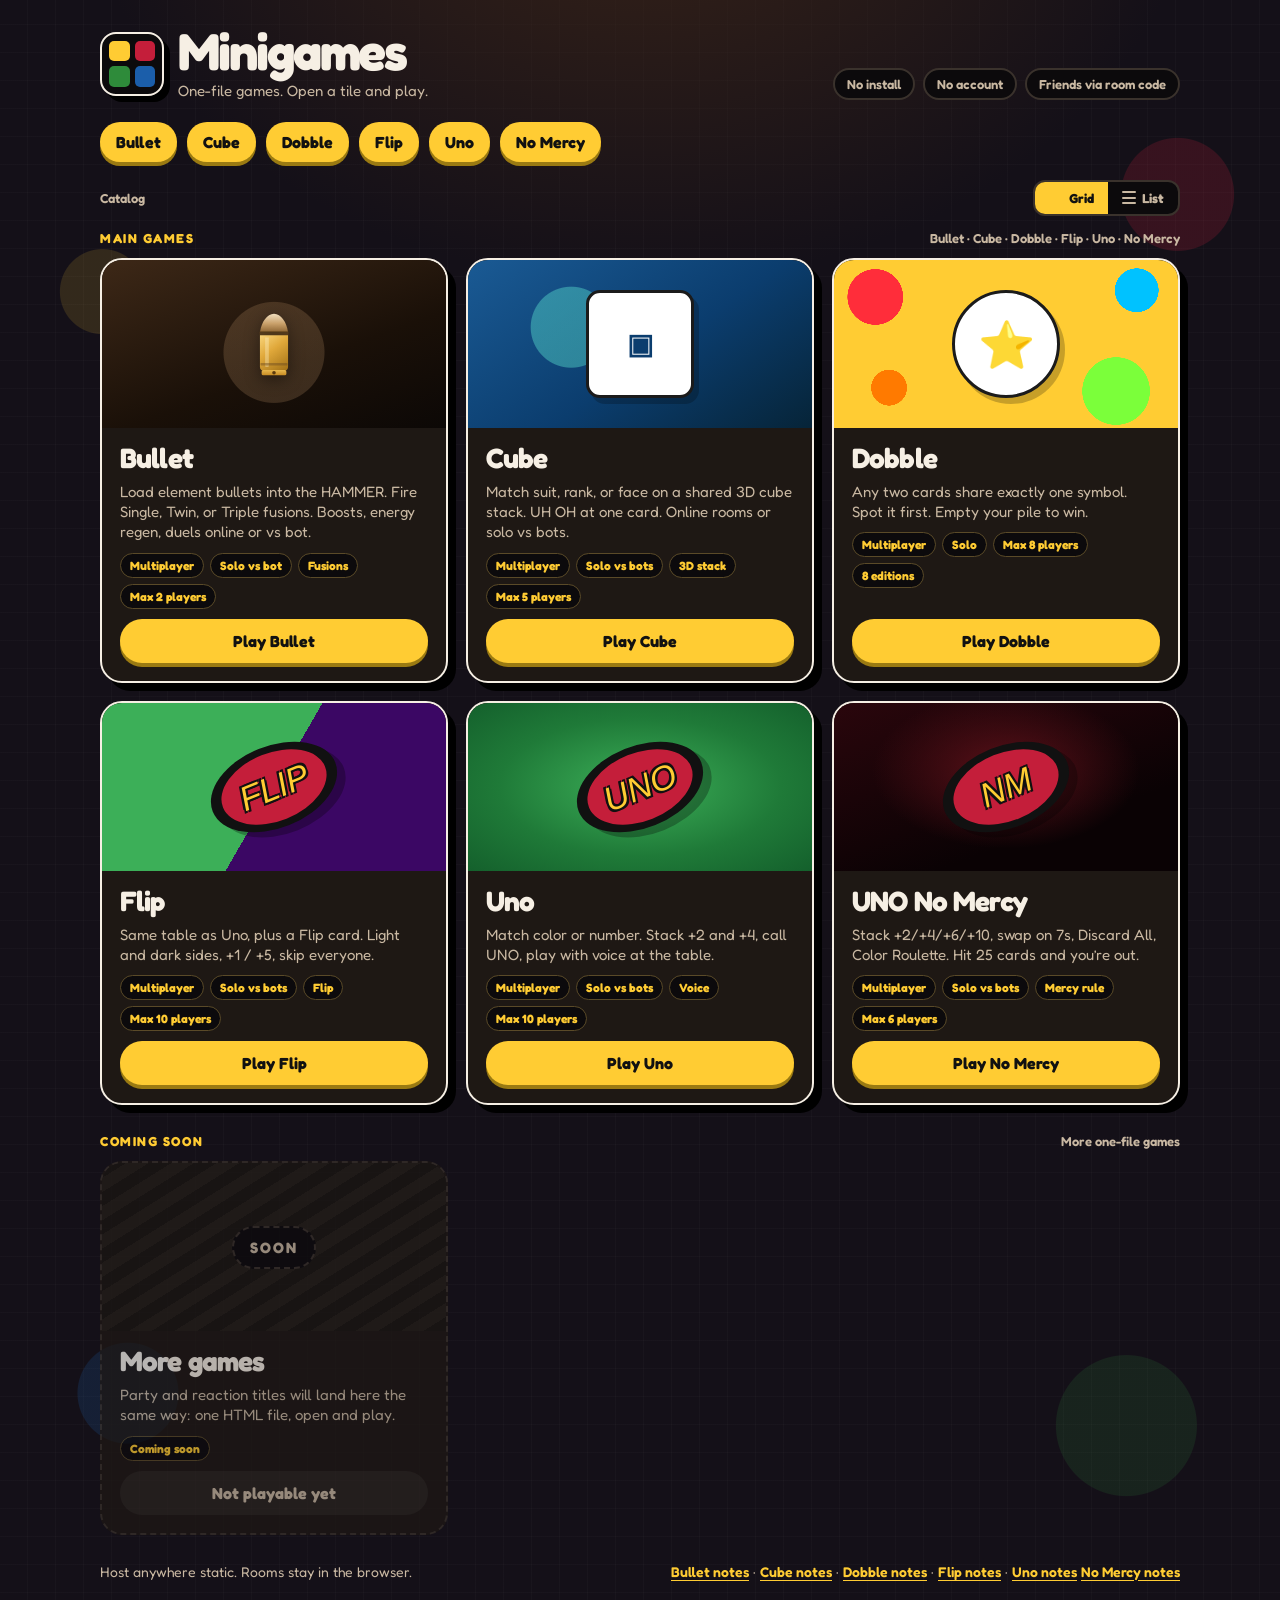
<file: index.html>
<!DOCTYPE html>
<html lang="en" class="booting" style="--boot-bg:#141018;--boot-accent:#ffcc33;--boot-ink:#c9b8a2;--boot-title:'Waking up…'">
<head>
  <meta charset="UTF-8" />
  <meta name="viewport" content="width=device-width, initial-scale=1, viewport-fit=cover" />
  <meta name="theme-color" content="#141018" />
  <meta name="description" content="Minigames — one-file browser games. Open and play. No install, no account." />
  <title>Minigames</title>
  <link rel="stylesheet" href="shared/boot.css" />
  <link rel="icon" href="data:image/svg+xml,<svg xmlns='http://www.w3.org/2000/svg' viewBox='0 0 100 100'><rect width='100' height='100' rx='22' fill='%23141018'/><rect x='12' y='12' width='34' height='34' rx='8' fill='%23ffcc33'/><rect x='54' y='12' width='34' height='34' rx='8' fill='%23c41e3a'/><rect x='12' y='54' width='34' height='34' rx='8' fill='%232e8b3a'/><rect x='54' y='54' width='34' height='34' rx='8' fill='%231b5eaa'/></svg>" />
  <link rel="preconnect" href="https://fonts.googleapis.com" />
  <link rel="preconnect" href="https://fonts.gstatic.com" crossorigin />
  <link href="https://fonts.googleapis.com/css2?family=Fredoka:wght@400;600;700&display=swap" rel="stylesheet" />
  <style>
    :root {
      --ink: #f6efe4;
      --muted: #c9b8a2;
      --felt: #141018;
      --tile: #1e1814;
      --line: #3a322c;
      --gold: #ffcc33;
      --red: #c41e3a;
      --green: #2e8b3a;
      --blue: #1b5eaa;
      --safe: env(safe-area-inset-top, 0px);
      --safe-b: env(safe-area-inset-bottom, 0px);
    }

    * { box-sizing: border-box; margin: 0; padding: 0; }

    html, body { min-height: 100%; }

    body {
      font-family: Fredoka, "Trebuchet MS", "Segoe UI", sans-serif;
      color: var(--ink);
      min-height: 100dvh;
      background:
        radial-gradient(ellipse 80% 50% at 50% -10%, #3a2418 0%, transparent 55%),
        radial-gradient(circle at 8% 18%, #ffcc3322 0 42px, transparent 43px),
        radial-gradient(circle at 92% 12%, #c41e3a33 0 56px, transparent 57px),
        radial-gradient(circle at 88% 88%, #2e8b3a28 0 70px, transparent 71px),
        radial-gradient(circle at 10% 86%, #1b5eaa33 0 50px, transparent 51px),
        repeating-linear-gradient(0deg, transparent 0 27px, #ffffff05 27px 28px),
        repeating-linear-gradient(90deg, transparent 0 27px, #ffffff05 27px 28px),
        var(--felt);
    }

    .wrap {
      width: min(1080px, calc(100% - 32px));
      margin: 0 auto;
      padding: calc(28px + var(--safe)) 0 calc(40px + var(--safe-b));
    }

    .preview-warn {
      background: #ffcc33;
      color: #111;
      font-weight: 700;
      padding: 12px 16px;
      border-radius: 12px;
      margin-bottom: 18px;
    }

    header {
      display: flex;
      flex-wrap: wrap;
      align-items: flex-end;
      justify-content: space-between;
      gap: 16px 24px;
      margin-bottom: 22px;
    }

    .brand {
      display: flex;
      align-items: center;
      gap: 14px;
    }

    .logo {
      width: 64px;
      height: 64px;
      display: grid;
      grid-template-columns: 1fr 1fr;
      gap: 5px;
      padding: 7px;
      border-radius: 16px;
      background: #0c0a0c;
      border: 2px solid #f6efe4;
      box-shadow: 6px 6px 0 #000;
      flex-shrink: 0;
    }
    .logo i { display: block; border-radius: 5px; }
    .logo i:nth-child(1) { background: var(--gold); }
    .logo i:nth-child(2) { background: var(--red); }
    .logo i:nth-child(3) { background: var(--green); }
    .logo i:nth-child(4) { background: var(--blue); }

    .brand h1 {
      font-size: clamp(32px, 7vw, 52px);
      letter-spacing: -0.04em;
      line-height: 0.9;
    }
    .brand p {
      margin-top: 6px;
      color: var(--muted);
      font-size: 15px;
    }

    .jump {
      display: flex;
      flex-wrap: wrap;
      gap: 10px;
      margin-bottom: 18px;
    }
    .jump a {
      color: #111;
      background: var(--gold);
      font-weight: 700;
      text-decoration: none;
      padding: 10px 16px;
      border-radius: 999px;
      box-shadow: 0 4px 0 #9a7a12;
    }
    .jump a:active { transform: translateY(2px); box-shadow: 0 2px 0 #9a7a12; }

    .catalog-section {
      margin-bottom: 28px;
    }
    .catalog-section:last-of-type { margin-bottom: 0; }
    .section-head {
      display: flex;
      flex-wrap: wrap;
      align-items: baseline;
      justify-content: space-between;
      gap: 8px 16px;
      margin-bottom: 12px;
    }
    .section-head h2 {
      font-size: 13px;
      font-weight: 800;
      letter-spacing: 0.12em;
      text-transform: uppercase;
      color: var(--gold);
    }
    .section-head p {
      color: var(--muted);
      font-size: 13px;
      font-weight: 600;
    }

    .meta { display: flex; flex-wrap: wrap; gap: 8px; }
    .chip {
      border: 2px solid var(--line);
      background: #0c0a0c;
      color: var(--muted);
      border-radius: 999px;
      padding: 6px 12px;
      font-size: 13px;
      font-weight: 600;
    }

    .toolbar {
      display: flex;
      flex-wrap: wrap;
      align-items: center;
      justify-content: space-between;
      gap: 10px;
      margin-bottom: 14px;
    }
    .toolbar .label {
      color: var(--muted);
      font-size: 13px;
      font-weight: 600;
    }
    .view-toggle {
      display: inline-flex;
      border: 2px solid var(--line);
      border-radius: 12px;
      overflow: hidden;
      background: #0c0a0c;
    }
    .view-toggle button {
      border: 0;
      background: transparent;
      color: var(--muted);
      font: inherit;
      font-weight: 700;
      font-size: 13px;
      padding: 8px 14px;
      cursor: pointer;
      display: inline-flex;
      align-items: center;
      gap: 6px;
    }
    .view-toggle button[aria-pressed="true"] {
      background: var(--gold);
      color: #111;
    }
    .view-toggle button:focus-visible {
      outline: 2px solid var(--gold);
      outline-offset: 2px;
    }
    .view-ico {
      width: 14px;
      height: 14px;
      display: inline-grid;
      gap: 2px;
    }
    .view-ico.grid {
      grid-template-columns: 1fr 1fr;
    }
    .view-ico.grid i {
      display: block;
      background: currentColor;
      border-radius: 1px;
    }
    .view-ico.list {
      grid-template-rows: repeat(3, 1fr);
      align-content: stretch;
    }
    .view-ico.list i {
      display: block;
      height: 2px;
      background: currentColor;
      border-radius: 1px;
      align-self: center;
    }

    .grid {
      display: grid;
      grid-template-columns: repeat(auto-fill, minmax(280px, 1fr));
      gap: 18px;
    }

    /* List view — compact rows */
    .grid.list-view {
      grid-template-columns: 1fr;
      gap: 12px;
    }
    .grid.list-view a.tile,
    .grid.list-view .tile {
      flex-direction: row;
      align-items: stretch;
      min-height: 0;
      border-radius: 16px;
      box-shadow: 5px 5px 0 #000;
    }
    .grid.list-view a.tile:hover,
    .grid.list-view a.tile:focus-visible {
      transform: translateY(-2px);
      box-shadow: 7px 7px 0 #000;
    }
    .grid.list-view .art {
      width: 112px;
      min-width: 112px;
      height: auto;
      align-self: stretch;
    }
    .grid.list-view .disc {
      width: 64px;
      height: 64px;
      font-size: 28px;
      box-shadow: 3px 3px 0 rgba(0, 0, 0, .2);
    }
    .grid.list-view .uno-oval {
      width: 78px;
      height: 48px;
      box-shadow: 3px 4px 0 rgba(0, 0, 0, .22);
    }
    .grid.list-view .uno-oval span { font-size: 18px; }
    .grid.list-view .soon-mark {
      font-size: 11px;
      padding: 6px 10px;
      letter-spacing: 0.08em;
    }
    .grid.list-view .body {
      padding: 12px 14px;
      gap: 6px;
      min-width: 0;
      justify-content: center;
    }
    .grid.list-view .body h2 { font-size: 22px; }
    .grid.list-view .body p {
      font-size: 13px;
      display: -webkit-box;
      -webkit-line-clamp: 2;
      -webkit-box-orient: vertical;
      overflow: hidden;
    }
    .grid.list-view .tags { gap: 4px; }
    .grid.list-view .tag { font-size: 11px; padding: 3px 7px; }
    .grid.list-view .play {
      margin-top: 4px;
      width: auto;
      align-self: flex-start;
      padding: 8px 14px;
      font-size: 13px;
      box-shadow: 0 3px 0 #9a7a12;
    }
    @media (max-width: 520px) {
      .grid.list-view .art {
        width: 88px;
        min-width: 88px;
      }
      .grid.list-view .body p { -webkit-line-clamp: 2; }
    }

    a.tile,
    .tile {
      display: flex;
      flex-direction: column;
      color: inherit;
      text-decoration: none;
      background: var(--tile);
      border: 2px solid #f6efe4;
      border-radius: 22px;
      overflow: hidden;
      box-shadow: 8px 8px 0 #000;
    }
    a.tile { cursor: pointer; }
    a.tile:hover,
    a.tile:focus-visible {
      transform: translateY(-4px);
      box-shadow: 12px 12px 0 #000;
      outline: 3px solid var(--gold);
      outline-offset: 3px;
    }
    a.tile:active {
      transform: translateY(2px);
      box-shadow: 4px 4px 0 #000;
    }
    .tile.soon {
      border-style: dashed;
      border-color: var(--line);
      box-shadow: none;
      opacity: 0.72;
    }

    .art {
      height: 168px;
      display: grid;
      place-items: center;
      pointer-events: none;
    }
    .art.dobble {
      background:
        radial-gradient(circle 28px at 12% 22%, #ff2d3a 99%, transparent 100%),
        radial-gradient(circle 22px at 88% 18%, #00c2ff 99%, transparent 100%),
        radial-gradient(circle 34px at 82% 78%, #7bff3a 99%, transparent 100%),
        radial-gradient(circle 18px at 16% 76%, #ff7a00 99%, transparent 100%),
        #ffcc33;
    }
    .art.uno {
      background: radial-gradient(ellipse at center, #3caf58 0%, #1f7a38 58%, #14602c 100%);
    }
    .art.unonomercy {
      background:
        radial-gradient(ellipse at 50% 40%, #5a1018 0%, transparent 55%),
        linear-gradient(160deg, #2a060c 0%, #0a0204 70%);
    }
    .art.unoflip {
      background: linear-gradient(120deg, #3caf58 0 50%, #3b0764 50%);
    }
    .art.cubestacc {
      background:
        radial-gradient(circle at 30% 40%, #5eead466 0 40px, transparent 41px),
        linear-gradient(145deg, #1a5a94 0%, #0b3d6e 55%, #062438 100%);
    }
    .art.bullet {
      background:
        radial-gradient(circle at 50% 55%, #d4a57433 0 50px, transparent 51px),
        linear-gradient(160deg, #3d2817 0%, #1a1008 60%, #0c0806 100%);
    }
    .art.soon {
      background: repeating-linear-gradient(-32deg, #1a1612 0 12px, #241e18 12px 24px);
    }

    .disc {
      width: 108px;
      height: 108px;
      border-radius: 50%;
      background: #fff;
      border: 3px solid #1b1b1b;
      display: grid;
      place-items: center;
      font-size: 46px;
      box-shadow: 5px 6px 0 rgba(0, 0, 0, .22);
    }

    .uno-oval {
      width: 132px;
      height: 82px;
      border-radius: 50%;
      background: #111;
      transform: rotate(-22deg);
      display: grid;
      place-items: center;
      box-shadow: 6px 8px 0 rgba(0, 0, 0, .28);
      position: relative;
    }
    .uno-oval::after {
      content: "";
      position: absolute;
      inset: 8%;
      background: var(--red);
      border-radius: 50%;
    }
    .uno-oval span {
      position: relative;
      z-index: 1;
      font-family: Impact, "Arial Black", sans-serif;
      font-style: italic;
      font-size: 34px;
      color: var(--gold);
      text-shadow: -2px -2px 0 #111, 2px -2px 0 #111, -2px 2px 0 #111, 2px 2px 0 #111;
    }

    .soon-mark {
      font-size: 15px;
      font-weight: 700;
      letter-spacing: 0.12em;
      text-transform: uppercase;
      color: var(--muted);
      border: 2px dashed var(--line);
      border-radius: 999px;
      padding: 10px 16px;
      background: #0c0a0c;
    }

    .body {
      padding: 16px 18px 18px;
      display: flex;
      flex-direction: column;
      gap: 10px;
      flex: 1;
    }
    .body h2 {
      font-size: 28px;
      letter-spacing: -0.03em;
      line-height: 1;
    }
    .body p {
      color: var(--muted);
      font-size: 15px;
      line-height: 1.35;
    }

    .tags { display: flex; flex-wrap: wrap; gap: 6px; }
    .tag {
      font-size: 12px;
      font-weight: 700;
      padding: 4px 9px;
      border-radius: 999px;
      background: #0c0a0c;
      color: var(--gold);
      border: 1px solid #5a4a28;
    }

    .play {
      margin-top: auto;
      display: inline-flex;
      align-items: center;
      justify-content: center;
      width: 100%;
      border-radius: 999px;
      padding: 12px 16px;
      font-size: 16px;
      font-weight: 700;
      color: #111;
      background: var(--gold);
      box-shadow: 0 4px 0 #9a7a12;
    }
    .tile.soon .play {
      background: #2a2420;
      color: var(--muted);
      box-shadow: none;
    }

    footer {
      margin-top: 28px;
      color: var(--muted);
      font-size: 14px;
      display: flex;
      flex-wrap: wrap;
      gap: 8px 18px;
      justify-content: space-between;
    }
    footer a {
      color: var(--gold);
      font-weight: 600;
      text-underline-offset: 3px;
    }

    .warmup {
      display: none;
      position: fixed;
      inset: 0;
      z-index: 5000;
      align-items: center;
      justify-content: center;
      padding: 24px;
      background: rgba(10, 8, 8, .78);
    }
    .warmup.show { display: flex; }
    .warmup-card {
      width: min(360px, 100%);
      background: #1e1814;
      color: var(--ink);
      border: 2px solid #f6efe4;
      border-radius: 20px;
      padding: 26px 22px;
      text-align: center;
      box-shadow: 8px 8px 0 #000;
    }
    .warmup-spin {
      width: 42px;
      height: 42px;
      margin: 0 auto 14px;
      border: 4px solid #3a322c;
      border-top-color: var(--gold);
      border-radius: 50%;
      animation: warmup-spin .8s linear infinite;
    }
    @keyframes warmup-spin { to { transform: rotate(360deg); } }
    .warmup-card b { display: block; font-size: 18px; margin-bottom: 8px; }
    .warmup-card p { color: var(--muted); font-size: 14px; line-height: 1.4; }

    @media (max-width: 560px) {
      .wrap { width: min(100% - 24px, 1080px); }
      .art { height: 148px; }
      .logo { width: 56px; height: 56px; }
    }
  </style>
</head>
<body>
  <div id="warmup" class="warmup" aria-live="polite">
    <div class="warmup-card">
      <div class="warmup-spin" aria-hidden="true"></div>
      <b id="warmup-title">Opening the game…</b>
      <p id="warmup-text">The site may be asleep. Wait here — don’t tap again.</p>
    </div>
  </div>
  <div class="wrap">
    <header>
      <div class="brand">
        <div class="logo" aria-hidden="true"><i></i><i></i><i></i><i></i></div>
        <div>
          <h1>Minigames</h1>
          <p>One-file games. Open a tile and play.</p>
        </div>
      </div>
      <div class="meta">
        <span class="chip">No install</span>
        <span class="chip">No account</span>
        <span class="chip">Friends via room code</span>
      </div>
    </header>

    <nav class="jump" aria-label="Quick links">
      <a href="Bullet.html">Bullet</a>
      <a href="Cubestacc.html">Cube</a>
      <a href="Dobble.html">Dobble</a>
      <a href="unoflip.html">Flip</a>
      <a href="Uno.html">Uno</a>
      <a href="UnoNoMercy.html">No Mercy</a>
    </nav>

    <div class="toolbar">
      <span class="label">Catalog</span>
      <div class="view-toggle" role="group" aria-label="Catalog layout">
        <button type="button" id="view-grid" aria-pressed="true" title="Grid view">
          <span class="view-ico grid" aria-hidden="true"><i></i><i></i><i></i><i></i></span>
          Grid
        </button>
        <button type="button" id="view-list" aria-pressed="false" title="List view">
          <span class="view-ico list" aria-hidden="true"><i></i><i></i><i></i></span>
          List
        </button>
      </div>
    </div>

    <section class="catalog-section" aria-labelledby="main-games-title">
      <div class="section-head">
        <h2 id="main-games-title">Main games</h2>
        <p>Bullet · Cube · Dobble · Flip · Uno · No Mercy</p>
      </div>
      <main class="grid" id="game-catalog">
        <a class="tile" href="Bullet.html">
          <div class="art bullet" aria-hidden="true">
            <div class="disc" style="background:transparent;border:none;box-shadow:none;padding:0">
              <img src="assets/icons/bullet.svg" alt="" width="72" height="72" draggable="false" style="display:block;filter:drop-shadow(0 4px 8px rgba(0,0,0,.45))" />
            </div>
          </div>
          <div class="body">
            <h2>Bullet</h2>
            <p>Load element bullets into the HAMMER. Fire Single, Twin, or Triple fusions. Boosts, energy regen, duels online or vs bot.</p>
            <div class="tags">
              <span class="tag">Multiplayer</span>
              <span class="tag">Solo vs bot</span>
              <span class="tag">Fusions</span>
              <span class="tag">Max 2 players</span>
            </div>
            <span class="play">Play Bullet</span>
          </div>
        </a>

        <a class="tile" href="Cubestacc.html">
          <div class="art cubestacc" aria-hidden="true">
            <div class="disc" style="border-radius:14px;font-size:28px;font-weight:800;color:#0b3d6e">▣</div>
          </div>
          <div class="body">
            <h2>Cube</h2>
            <p>Match suit, rank, or face on a shared 3D cube stack. UH OH at one card. Online rooms or solo vs bots.</p>
            <div class="tags">
              <span class="tag">Multiplayer</span>
              <span class="tag">Solo vs bots</span>
              <span class="tag">3D stack</span>
              <span class="tag">Max 5 players</span>
            </div>
            <span class="play">Play Cube</span>
          </div>
        </a>

        <a class="tile" href="Dobble.html">
          <div class="art dobble" aria-hidden="true">
            <div class="disc">⭐</div>
          </div>
          <div class="body">
            <h2>Dobble</h2>
            <p>Any two cards share exactly one symbol. Spot it first. Empty your pile to win.</p>
            <div class="tags">
              <span class="tag">Multiplayer</span>
              <span class="tag">Solo</span>
              <span class="tag">Max 8 players</span>
              <span class="tag">8 editions</span>
            </div>
            <span class="play">Play Dobble</span>
          </div>
        </a>

        <a class="tile" href="unoflip.html">
          <div class="art unoflip" aria-hidden="true">
            <div class="uno-oval"><span>FLIP</span></div>
          </div>
          <div class="body">
            <h2>Flip</h2>
            <p>Same table as Uno, plus a Flip card. Light and dark sides, +1 / +5, skip everyone.</p>
            <div class="tags">
              <span class="tag">Multiplayer</span>
              <span class="tag">Solo vs bots</span>
              <span class="tag">Flip</span>
              <span class="tag">Max 10 players</span>
            </div>
            <span class="play">Play Flip</span>
          </div>
        </a>

        <a class="tile" href="Uno.html">
          <div class="art uno" aria-hidden="true">
            <div class="uno-oval"><span>UNO</span></div>
          </div>
          <div class="body">
            <h2>Uno</h2>
            <p>Match color or number. Stack +2 and +4, call UNO, play with voice at the table.</p>
            <div class="tags">
              <span class="tag">Multiplayer</span>
              <span class="tag">Solo vs bots</span>
              <span class="tag">Voice</span>
              <span class="tag">Max 10 players</span>
            </div>
            <span class="play">Play Uno</span>
          </div>
        </a>

        <a class="tile" href="UnoNoMercy.html">
          <div class="art unonomercy" aria-hidden="true">
            <div class="uno-oval"><span>NM</span></div>
          </div>
          <div class="body">
            <h2>UNO No Mercy</h2>
            <p>Stack +2/+4/+6/+10, swap on 7s, Discard All, Color Roulette. Hit 25 cards and you’re out.</p>
            <div class="tags">
              <span class="tag">Multiplayer</span>
              <span class="tag">Solo vs bots</span>
              <span class="tag">Mercy rule</span>
              <span class="tag">Max 6 players</span>
            </div>
            <span class="play">Play No Mercy</span>
          </div>
        </a>
      </main>
    </section>

    <section class="catalog-section" aria-labelledby="soon-games-title">
      <div class="section-head">
        <h2 id="soon-games-title">Coming soon</h2>
        <p>More one-file games</p>
      </div>
      <div class="grid" id="soon-catalog">
        <div class="tile soon">
          <div class="art soon" aria-hidden="true">
            <span class="soon-mark">Soon</span>
          </div>
          <div class="body">
            <h2>More games</h2>
            <p>Party and reaction titles will land here the same way: one HTML file, open and play.</p>
            <div class="tags">
              <span class="tag">Coming soon</span>
            </div>
            <span class="play">Not playable yet</span>
          </div>
        </div>
      </div>
    </section>

    <footer>
      <span>Host anywhere static. Rooms stay in the browser.</span>
      <span>
        <a href="docs/Bullet.md">Bullet notes</a>
        ·
        <a href="docs/Cubestacc.md">Cube notes</a>
        ·
        <a href="docs/Dobble.md">Dobble notes</a>
        ·
        <a href="docs/UnoFlip.md">Flip notes</a>
        ·
        <a href="docs/Uno.md">Uno notes</a>
        <a href="docs/UnoNoMercy.md">No Mercy notes</a>
      </span>
    </footer>
  </div>
  <script>
    (function () {
      document.documentElement.classList.remove("booting");
      var proto = location.protocol;
      if (proto === "blob:" || proto.indexOf("vscode") === 0) {
        var bar = document.createElement("div");
        bar.className = "preview-warn";
        bar.textContent = "This editor preview cannot open the other game files. Open index.html in Safari or Chrome instead.";
        var wrap = document.querySelector(".wrap");
        wrap.insertBefore(bar, wrap.firstChild);
      }

      var VIEW_KEY = "minigames-hub-view";
      var catalog = document.getElementById("game-catalog");
      var btnGrid = document.getElementById("view-grid");
      var btnList = document.getElementById("view-list");
      function setView(mode) {
        var list = mode === "list";
        catalog.classList.toggle("list-view", list);
        var soon = document.getElementById("soon-catalog");
        if (soon) soon.classList.toggle("list-view", list);
        btnGrid.setAttribute("aria-pressed", list ? "false" : "true");
        btnList.setAttribute("aria-pressed", list ? "true" : "false");
        try { localStorage.setItem(VIEW_KEY, list ? "list" : "grid"); } catch (e) {}
      }
      btnGrid.addEventListener("click", function () { setView("grid"); });
      btnList.addEventListener("click", function () { setView("list"); });
      try {
        var saved = localStorage.getItem(VIEW_KEY);
        if (saved === "list" || saved === "grid") setView(saved);
      } catch (e) {}

      var opening = false;
      var warmup = document.getElementById("warmup");
      var title = document.getElementById("warmup-title");
      function openGame(href, name) {
        if (opening) return;
        opening = true;
        title.textContent = "Opening " + name + "…";
        warmup.classList.add("show");
        window.location.href = href;
      }
      document.querySelectorAll("a[href$='.html']").forEach(function (a) {
        a.addEventListener("click", function (e) {
          if (e.metaKey || e.ctrlKey || e.shiftKey || e.altKey || a.target === "_blank") return;
          e.preventDefault();
          var href = a.getAttribute("href") || "";
          var name = /Bullet/i.test(href) ? "Bullet" : /Cubestacc/i.test(href) ? "Cube" : /Dobble/i.test(href) ? "Dobble" : /unoflip/i.test(href) ? "Flip" : /UnoNoMercy/i.test(href) ? "No Mercy" : /Uno/i.test(href) ? "Uno" : "the game";
          openGame(href, name);
        });
      });
      window.addEventListener("pageshow", function () {
        opening = false;
        warmup.classList.remove("show");
      });
    })();
  </script>
</body>
</html>
</file>
<file: shared/boot.css>
/* First-paint splash while Netlify / PeerJS / a large game file wakes up.
   Set on <html class="booting">:
   --boot-bg --boot-accent --boot-ink --boot-title
*/
html.booting { background: var(--boot-bg, #141018); }
html.booting::before {
  content: var(--boot-title, "Waking up…");
  position: fixed;
  inset: 0;
  z-index: 99999;
  display: grid;
  place-items: center;
  align-content: center;
  background: var(--boot-bg, #141018);
  color: var(--boot-accent, #ffcc33);
  font-family: Fredoka, "Trebuchet MS", "Segoe UI", sans-serif;
  font-weight: 800;
  font-size: 22px;
  animation: mg-boot-pulse 1.2s ease-in-out infinite;
}
html.booting::after {
  content: var(--boot-sub, "The site may be asleep. Wait here — don’t tap or refresh.");
  position: fixed;
  left: 50%;
  top: 56%;
  transform: translate(-50%, 0);
  z-index: 100000;
  width: min(300px, 82vw);
  text-align: center;
  color: var(--boot-ink, #fff);
  font-family: Fredoka, "Trebuchet MS", "Segoe UI", sans-serif;
  font-size: 14px;
  line-height: 1.4;
  opacity: .9;
}
@keyframes mg-boot-pulse { 50% { opacity: .6; } }
</file>
